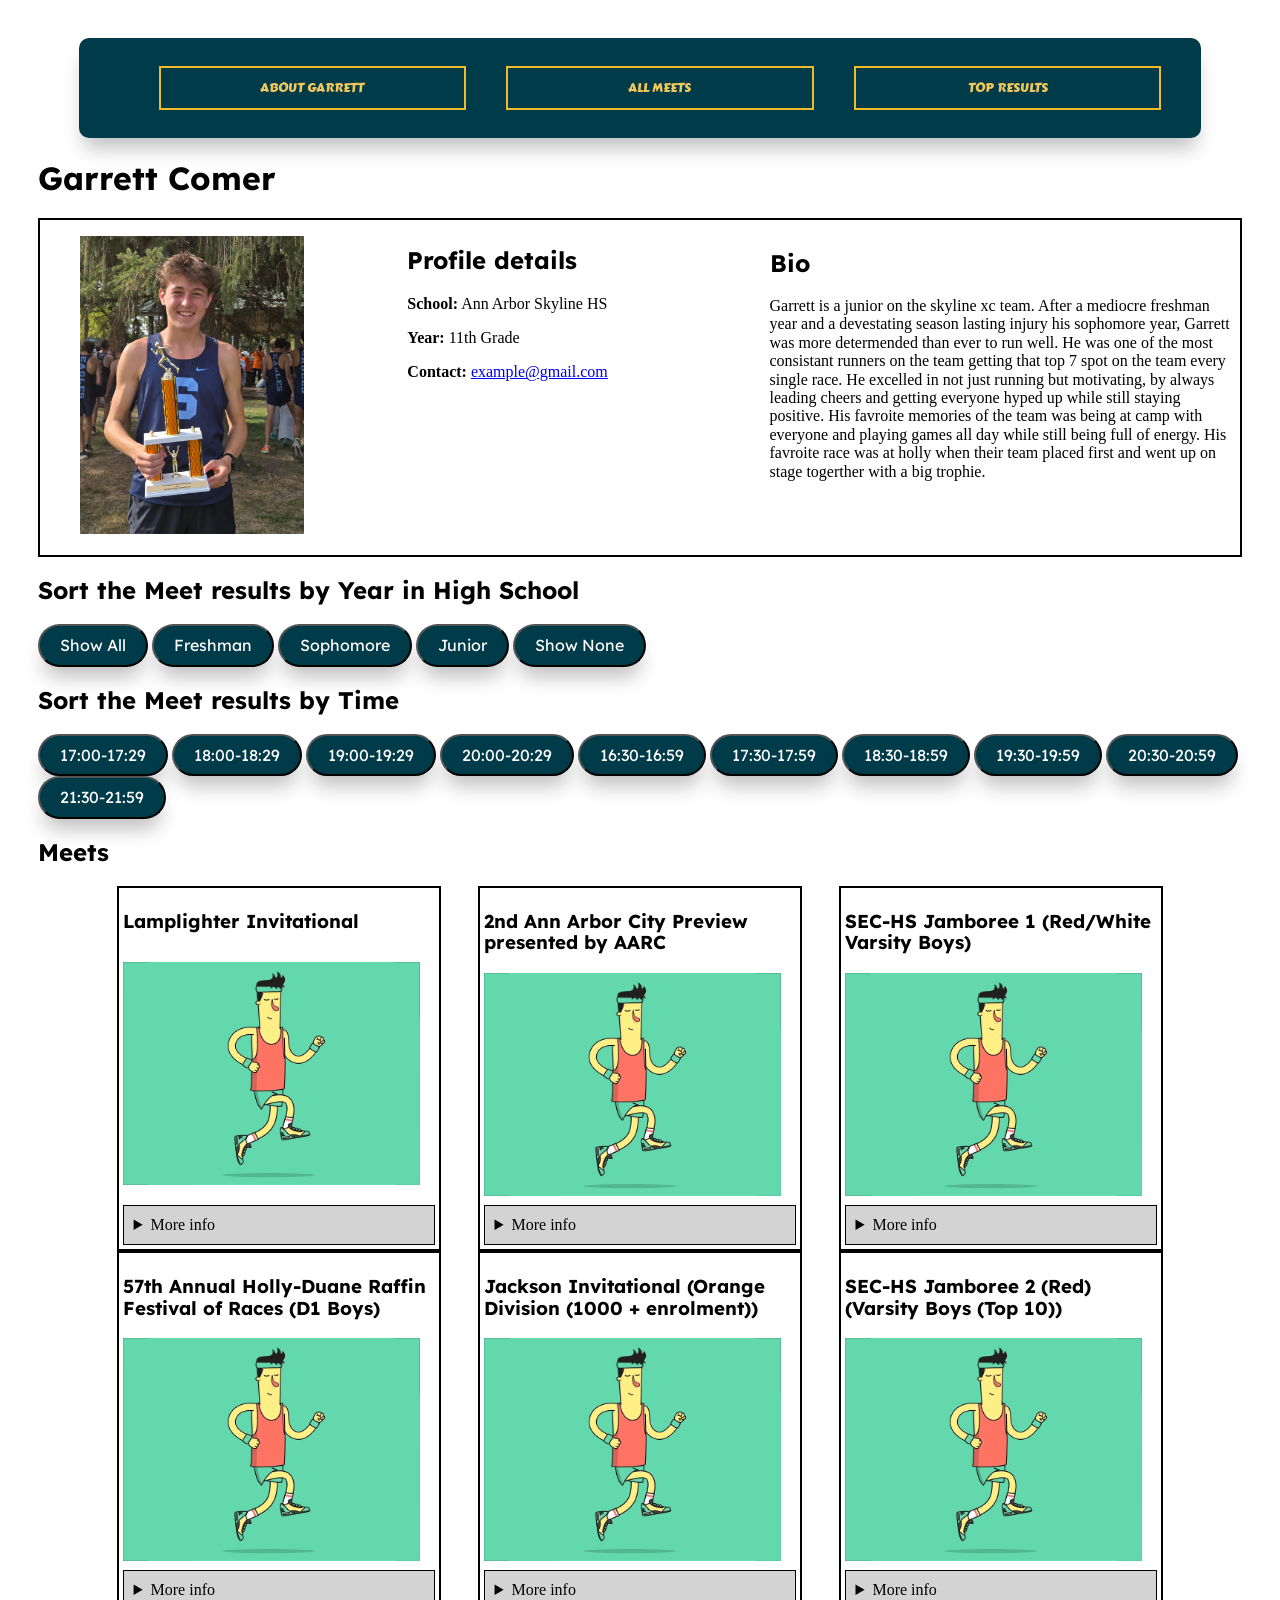
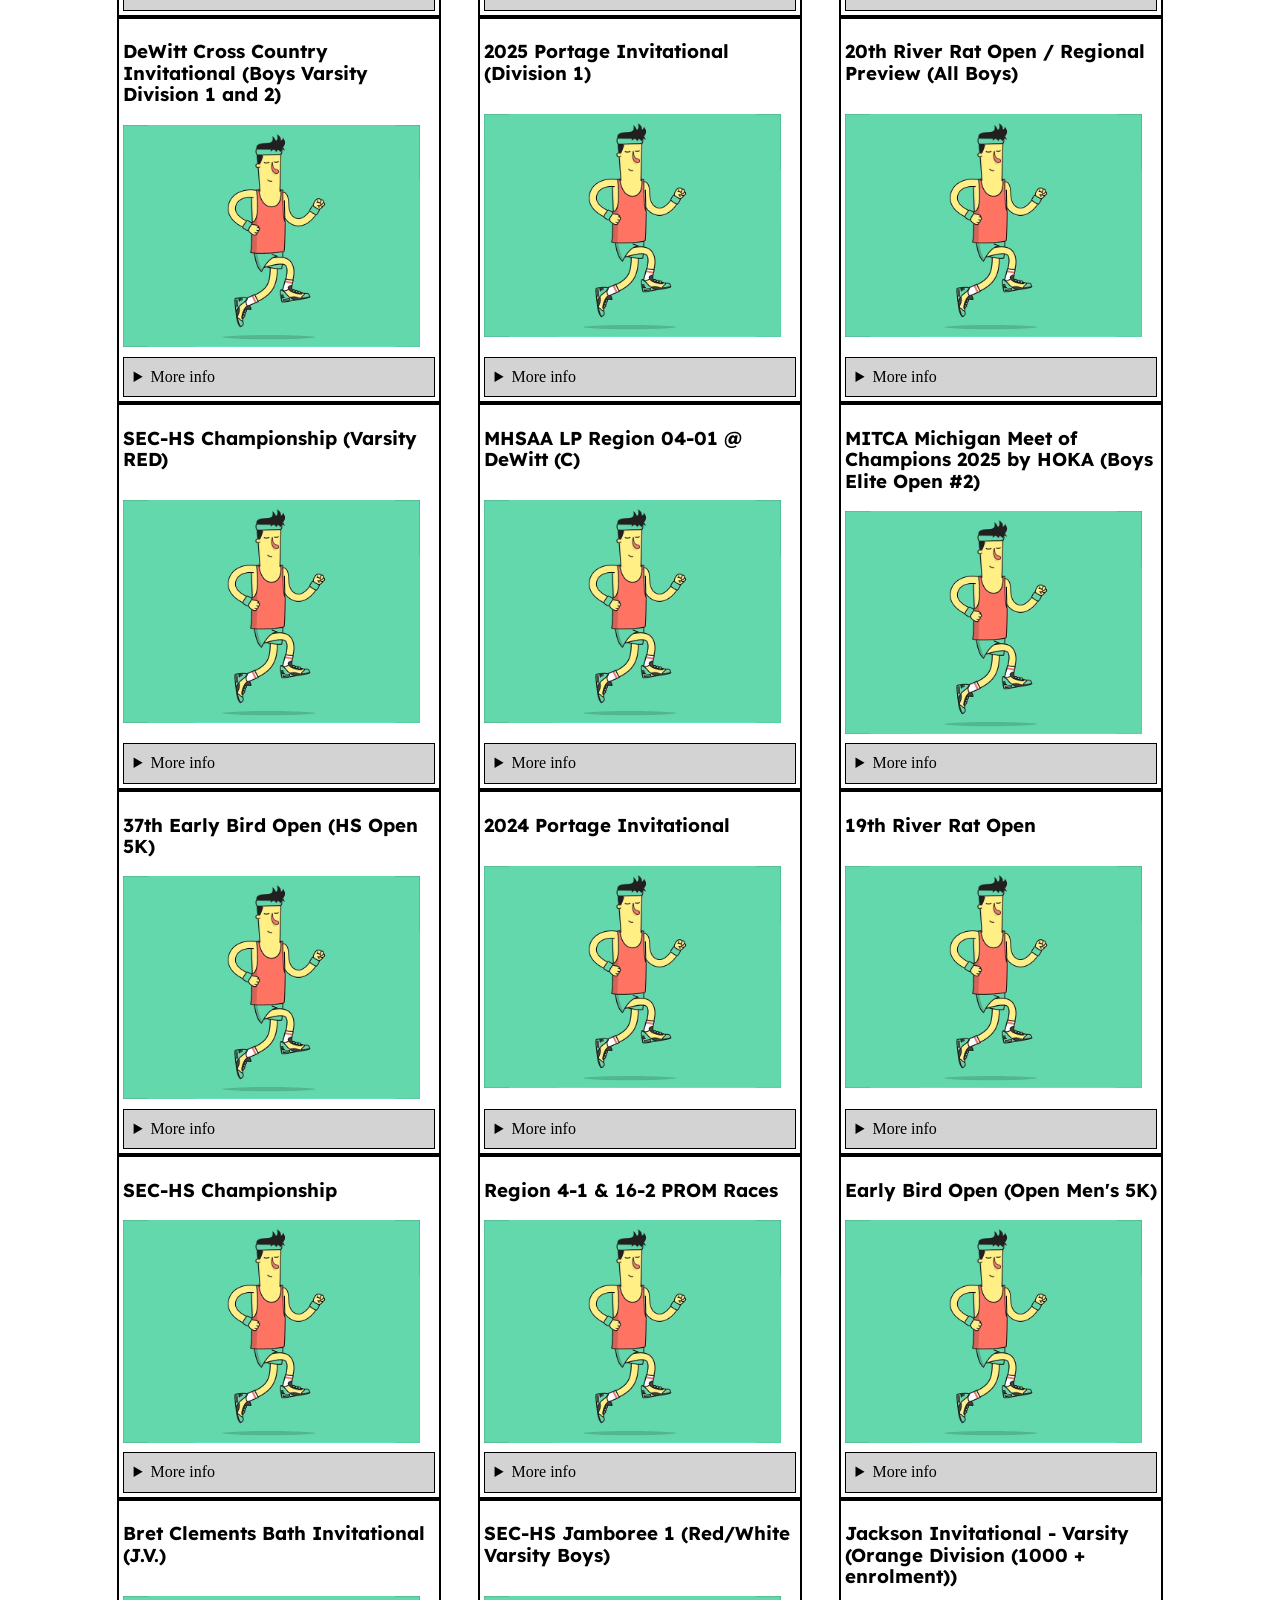
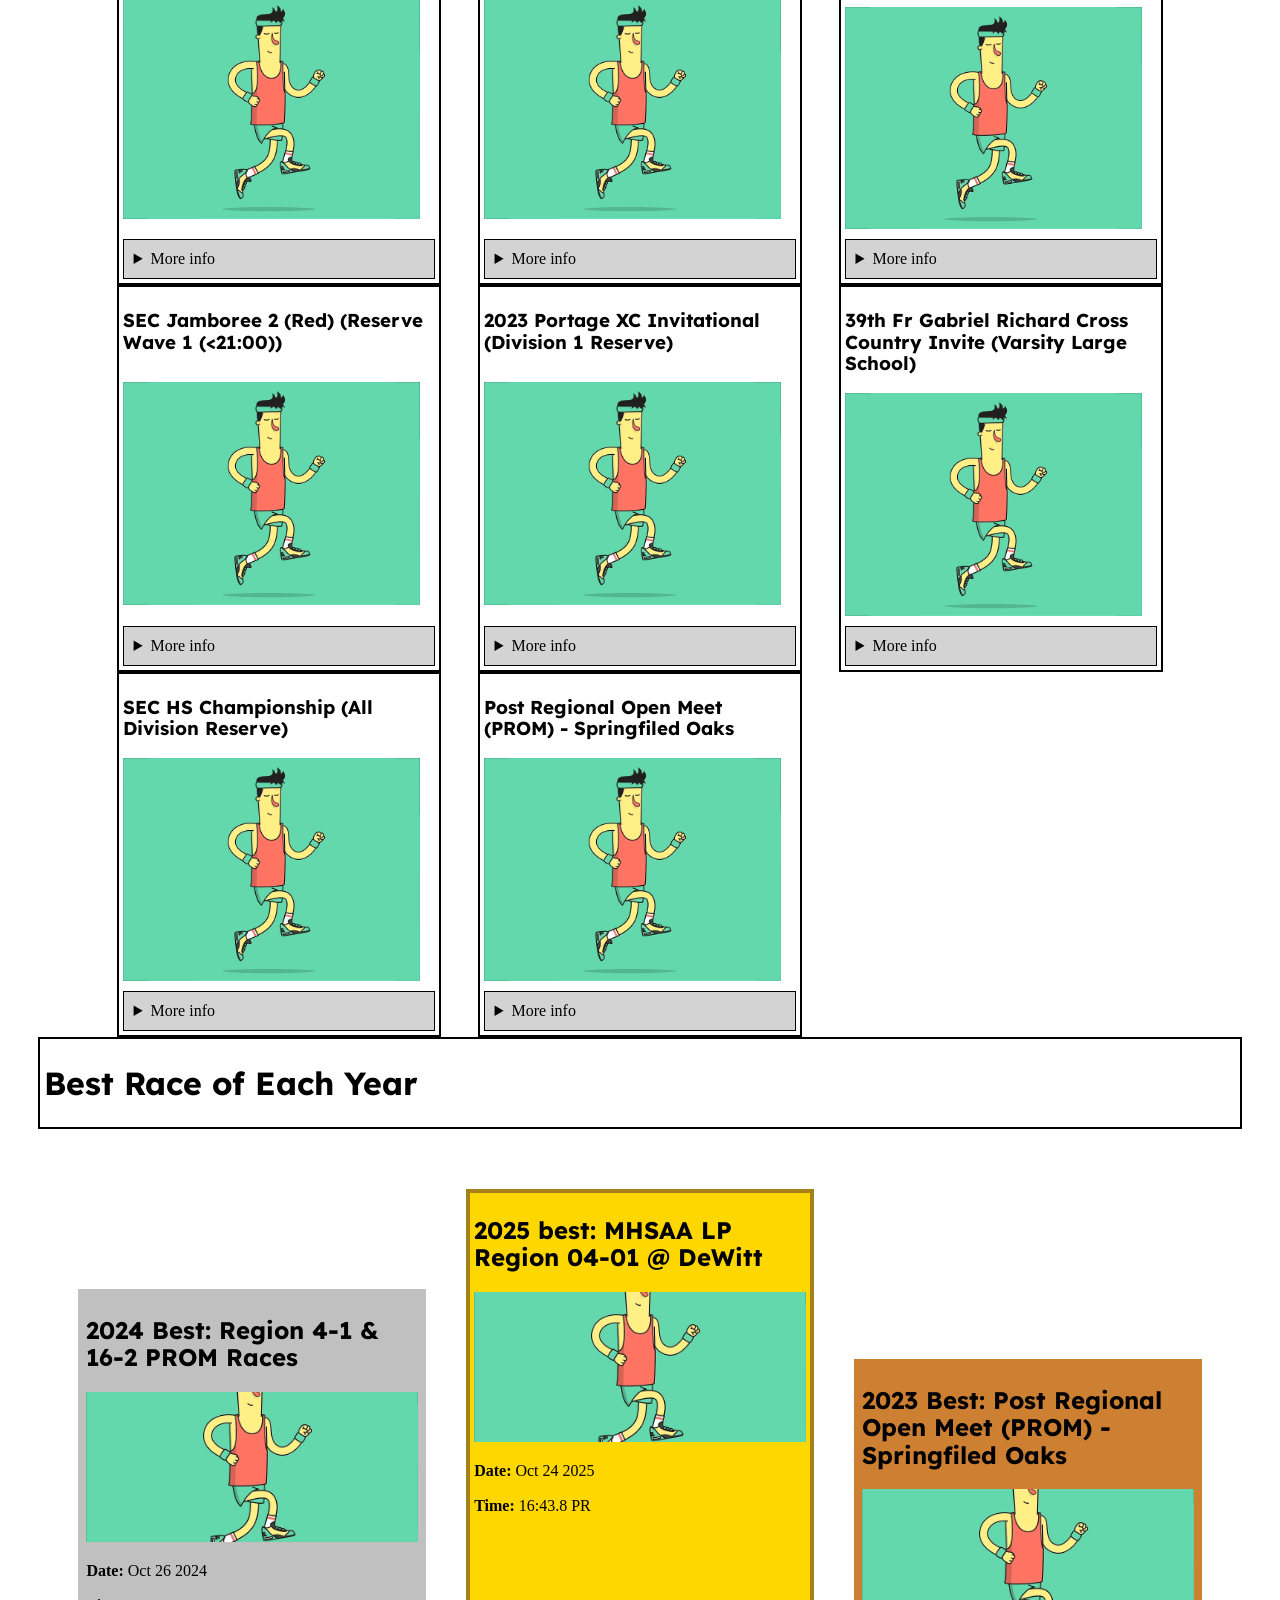
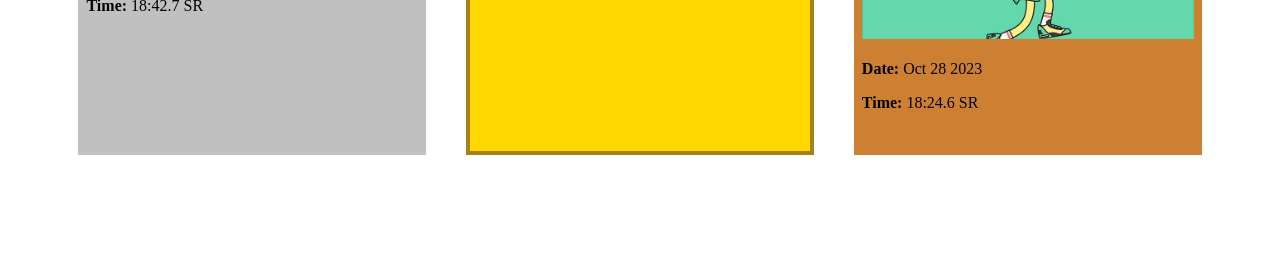
<file: index.html>
<!doctype html>
<html lang="en">
<head>
  <meta charset="utf-8" />
  <meta name="viewport" content="width=device-width, initial-scale=1" />
  <link href='https://fonts.googleapis.com/css?family=Lexend' rel='stylesheet'>
  <link href='https://fonts.googleapis.com/css?family=Carter One' rel='stylesheet'>
  <link rel="shortcut icon" href="images/cover_photo.jpg" type="image/jpg">

  <title>Garrett's Profile</title>
  <link rel="stylesheet" href="css/reset.css" />
  <link href="dist_lightbox//css/lightbox.css" rel="stylesheet" />
  <link rel="stylesheet" href="css/style.css">

</head>

 <div class="skip"><a href="#main">Skip to All Meet Results</a></div>
      
  <nav>
      <ul>
      <li><a href= "#profile"> About Garrett</a></li>
      <li><a href= "#main"> All meets</a></li>
      <li><a href= "#podium"> Top Results</a></li>
      </ul>
  </nav>


  <header>
    <h1>Garrett Comer</h1>
    <div id="profile-grid" class="profile-grid" >
      
      <figure>
        <a href="./images/cover_photo.jpg" data-lightbox="race" data-title="Garrett's Profile Photo" data-alt="Portrait of the athlete.">
        <img class="photo" src="./images/cover_photo.jpg" alt="Portrait of the athlete." />
    </a>
    </figure>
       
        <section>
          <h2 id="profile-details-title">Profile details</h2>
          <p><strong>School:</strong> Ann Arbor Skyline HS</p>
          <p><strong>Year:</strong> 11th Grade</p>
          <p><strong>Contact:</strong> <a href="#">example@gmail.com</a></p>
        </section>

      <section>
          <h2 id="bio-title">Bio</h2>
          <p>
            Garrett is a junior on the skyline xc team. After a mediocre freshman year and a devestating season lasting injury his sophomore year, Garrett was more determended than ever to run well. He was one of the most consistant runners on the team getting that top 7 spot on the team every single race. He excelled in not just running but motivating, by always leading cheers and getting everyone hyped up while still staying positive. His favroite memories of the team was being at camp with everyone and playing games all day while still being full of energy. His favroite race was at holly when their team placed first and went up on stage togerther with a big trophie.
          </p>
      </section>
      
    </div>
  </header>

  <main id="main">
       <div class="controls">
        <div>
          <h2> Sort the Meet results by Year in High School</h2>
            <button type="button" class="control" data-filter="all">Show All</button>
            <button type="button" class="control" data-filter=".freshman">Freshman</button>
            <button type="button" class="control" data-filter=".sophomore">Sophomore</button>
            <button type="button" class="control" data-filter=".junior">Junior</button>
            <button type="button" class="control" data-filter="none">Show None</button>
        </div>  
        <div>
            <h2> Sort the Meet results by Time</h2>
            <button type="button" class="control" data-filter=".low-sev">17:00-17:29</button>
            <button type="button" class="control" data-filter=".low-eighteen">18:00-18:29</button>
            <button type="button" class="control" data-filter=".low-nine">19:00-19:29</button>
            <button type="button" class="control" data-filter=".low-twenty">20:00-20:29</button>
            <button type="button" class="control" data-filter=".high-six">16:30-16:59</button>
            <button type="button" class="control" data-filter=".high-sev">17:30-17:59</button>
            <button type="button" class="control" data-filter=".high-eighten">18:30-18:59</button>
            <button type="button" class="control" data-filter=".high-nine">19:30-19:59</button>
            <button type="button" class="control" data-filter=".high-twenty">20:30-20:59</button>
            <button type="button" class="control" data-filter=".high-twentyone">21:30-21:59</button>

        </div>
        </div>

    <section id="meets" class="meets">
      <h2 id="meets-title">Meets</h2>

      <div id="meet-grid" class="meet-grid">

        <article class="meet-card mix low-sev junior">
          <h3 id="meet-1-title">Lamplighter Invitational</h3>

          <div class="spacer">
            <a href="https://si339.github.io/ClientData/21615274/Lamplighter_2025.JPG" data-lightbox="meets" data-title="Lamplighter Invitational" data-alt="Garrett in a team photo for 2025 Lamplighter meet.">
            <img src="https://si339.github.io/ClientData/21615274/Lamplighter_2025.JPG" alt="Garrett running on a lit-up track at the 2025 Lamplighter meet." loading="lazy" decoding="async">
            </a>
          </div>

         <details>
            <summary>More info</summary>

          <div id="race-details-1" class="race-details">
            <p><strong>Date:</strong> Aug 15 2025</p>
            <p><strong>Time:</strong> 17:22.3</p>
            <p><strong>Grade:</strong> 11</p>
            <p><strong>Overall place:</strong> 35</p>
          </div>
          </details>
        </article>

        <article class="meet-card mix high-sev junior">
          <h3 id="meet-2-title">2nd Ann Arbor City Preview presented by AARC</h3>

          <div class="spacer">
            <a href="https://si339.github.io/ClientData/21615274/2025AARC.jpg" data-lightbox="meets" data-title="2nd Ann Arbor City Preview" data-alt="Garrett running in 2nd Ann Arbor City Meet">
            <img src="https://si339.github.io/ClientData/21615274/2025AARC.jpg" alt="Garrett at the 2025 2nd Ann Arbor City Preview running next to student of opposing team." loading="lazy" decoding="async">
        </a>  
        </div>


         <details>
            <summary>More info</summary>

          <div id="race-details-2" class="race-details">
            <p><strong>Date:</strong> Aug 27 2025</p>
            <p><strong>Time:</strong> 17:40.1</p>
            <p><strong>Grade:</strong> 11</p>
            <p><strong>Overall place:</strong> 9</p>
          </div>
          </details>
        </article>

        <article class="meet-card mix high-six junior">
          <h3 id="meet-3-title">SEC-HS Jamboree 1 (Red/White Varsity Boys)</h3>

          <div class="spacer">
            <img src="https://si339.github.io/ClientData/21615274/2025SEC_HSJamboree1.jpg" alt="Garrett is running ahead of 4 competitors at the 2025 SEC-HS Jamboree 1 Varsity meet." loading="lazy" decoding="async">
          </div>

         <details>
            <summary>More info</summary>

          <div id="race-details-3" class="race-details">
            <p><strong>Date:</strong> Sep 9 2025</p>
            <p><strong>Time:</strong> 16:55.1</p>
            <p><strong>Grade:</strong> 11</p>
            <p><strong>Overall place:</strong> 22</p>
          </div>
          </details>
        </article>

        <article class="meet-card mix high-sev junior">
          <h3 id="meet-4-title">57th Annual Holly-Duane Raffin Festival of Races (D1 Boys)</h3>

          <div class="spacer">
            <img src="https://si339.github.io/ClientData/21615274/202557thHolly-Duane.jpg" alt="Garrett is running with crowd in the background at the 2025 57th Annual Holly-Duane Raffin Festival of Races." loading="lazy" decoding="async">
          </div>

         <details>
            <summary>More info</summary>

          <div id="race-details-4" class="race-details">
            <p><strong>Date:</strong> Sep 13 2025</p>
            <p><strong>Time:</strong> 16:58.4</p>
            <p><strong>Grade:</strong> 11</p>
            <p><strong>Overall place:</strong> 28</p>
          </div>
          </details>
        </article>

        <article class="meet-card mix high-six junior">
          <h3 id="meet-5-title">Jackson Invitational (Orange Division (1000 + enrolment))</h3>

          <div class="spacer">
            <img src="https://raw.githubusercontent.com/vannesschia/SI338/main/images/skyline_logo.jpg"  alt="Photo from Jackson Invitational (Orange Division (1000 + enrolment))." loading="lazy" decoding="async">
          </div>

         <details>
            <summary>More info</summary>

          <div id="race-details-5" class="race-details">
            <p><strong>Date:</strong> Sep 20 2025</p>
            <p><strong>Time:</strong> 16:46.8</p>
            <p><strong>Grade:</strong> 11</p>
            <p><strong>Overall place:</strong> 81</p>
          </div>
          </details>
        </article>

        <article class="meet-card mix high-six junior">
          <h3 id="meet-6-title">SEC-HS Jamboree 2 (Red) (Varsity Boys (Top 10))</h3>

          <div class="spacer">
            <img src="https://si339.github.io/ClientData/21615274/2025SEC_HSJamboree2.jpg" alt="Garrett racing on a field at the 2025 SEC-HS Jamboree 2 meet." loading="lazy" decoding="async">
          </div>

         <details>
            <summary>More info</summary>

          <div id="race-details-6" class="race-details">
            <p><strong>Date:</strong> Sep 25 2025</p>
            <p><strong>Time:</strong> 16:55.9</p>
            <p><strong>Grade:</strong> 11</p>
            <p><strong>Overall place:</strong> 23</p>
          </div>
          </details>
        </article>

        <article class="meet-card mix high-six junior">
          <h3 id="meet-7-title">DeWitt Cross Country Invitational (Boys Varsity Division 1 and 2)</h3>

          <div class="spacer">
            <img src="https://si339.github.io/ClientData/21615274/2025DeWittXCInvitational.jpg" alt="Garrett running ahead of competitor at the 2025 DeWitt Cross Country Invitational." loading="lazy" decoding="async">
          </div>

         <details>
            <summary>More info</summary>

          <div id="race-details-7" class="race-details">
            <p><strong>Date:</strong> Sep 27 2025</p>
            <p><strong>Time:</strong> 16:55.4</p>
            <p><strong>Grade:</strong> 11</p>
            <p><strong>Overall place:</strong> 19</p>
          </div>
          </details>
        </article>

        <article class="meet-card mix high-six junior">
          <h3 id="meet-8-title">2025 Portage Invitational (Division 1)</h3>

          <div class="spacer">
            <img src="https://si339.github.io/ClientData/21615274/2025PortageInvitational.jpg" alt="Garrett running with his teammate at the 2025 Portage Invitational meet." loading="lazy" decoding="async">
          </div>

         <details>
            <summary>More info</summary>

          <div id="race-details-8" class="race-details">
            <p><strong>Date:</strong> Oct 4 2025</p>
            <p><strong>Time:</strong> 16:49.8</p>
            <p><strong>Grade:</strong> 11</p>
            <p><strong>Overall place:</strong> 46</p>
          </div>
          </details>
        </article>

        <article class="meet-card mix low-sev junior">
          <h3 id="meet-9-title">20th River Rat Open / Regional Preview (All Boys)</h3>

          <div class="spacer">
            <img src="https://si339.github.io/ClientData/21615274/2025_20thRiverRatOpen.jpg" alt="Garrett racing with four other competitors at the 2025 20th River Rat Open." loading="lazy" decoding="async">
          </div>

         <details>
            <summary>More info</summary>

          <div id="race-details-9" class="race-details">
            <p><strong>Date:</strong> Oct 10 2025</p>
            <p><strong>Time:</strong> 17:16.1</p>
            <p><strong>Grade:</strong> 11</p>
            <p><strong>Overall place:</strong> 20</p>
          </div>
          </details>
        </article>

        <article class="meet-card mix low-sev junior">
          <h3 id="meet-10-title">SEC-HS Championship (Varsity RED)</h3>

          <div class="spacer">
            <img src="https://si339.github.io/ClientData/21615274/2025_SEC-HSChampionship.jpg" alt="Frontal view of Garrett running on a field at the 2025 SEC-HS Championship." loading="lazy" decoding="async">
          </div>

         <details>
            <summary>More info</summary>

          <div id="race-details-10" class="race-details">
            <p><strong>Date:</strong> Oct 16 2025</p>
            <p><strong>Time:</strong> 17:00.5</p>
            <p><strong>Grade:</strong> 11</p>
            <p><strong>Overall place:</strong> 19</p>
          </div>
          </details>
        </article>

        <article class="meet-card mix high-six junior">
          <h3 id="meet-11-title">MHSAA LP Region 04-01 @ DeWitt (C)</h3>

          <div class="spacer">
            <img src="https://raw.githubusercontent.com/vannesschia/SI338/main/images/skyline_logo.jpg" alt="Photo from MHSAA LP Region 04-01 @ DeWitt (C)." loading="lazy" decoding="async">
          </div>

         <details>
            <summary>More info</summary>

          <div id="race-details-11" class="race-details">
            <p><strong>Date:</strong> Oct 24 2025</p>
            <p><strong>Time:</strong> 16:43.8 PR</p>
            <p><strong>Grade:</strong> 11</p>
            <p><strong>Overall place:</strong> 31</p>
          </div>
          </details>
        </article>

        <article class="meet-card mix high-six junior">
          <h3 id="meet-12-title">MITCA Michigan Meet of Champions 2025 by HOKA (Boys Elite Open #2)</h3>

          <div class="spacer">
            <img src="https://raw.githubusercontent.com/vannesschia/SI338/main/images/skyline_logo.jpg" alt="Photo from MITCA Michigan Meet of Champions 2025 by HOKA (Boys Elite Open #2)." loading="lazy" decoding="async">
          </div>

         <details>
            <summary>More info</summary>

          <div id="race-details-12" class="race-details">
            <p><strong>Date:</strong> Nov 8 2025</p>
            <p><strong>Time:</strong> 16:44.5</p>
            <p><strong>Grade:</strong> 11</p>
            <p><strong>Overall place:</strong> 52</p>
          </div>
          </details>
        </article>

        <article class="meet-card mix high-twentyone sophomore">
          <h3 id="meet-13-title">37th Early Bird Open (HS Open 5K)</h3>

          <div class="spacer">
            <img src="https://si339.github.io/ClientData/21615274/2024EarlyBirdOpen.jpg" alt="Garrett running ahead of two opponents at the 2024 Early Bird Open" loading="lazy" decoding="async">
          </div>

         <details>
            <summary>More info</summary>

          <div id="race-details-13" class="race-details">
            <p><strong>Date:</strong> Aug 29 2024</p>
            <p><strong>Time:</strong> 21:04.2</p>
            <p><strong>Grade:</strong> 10</p>
            <p><strong>Overall place:</strong> 160</p>
          </div>
          </details>
        </article>

        <article class="meet-card mix high-twentyone sophomore">
          <h3 id="meet-14-title">2024 Portage Invitational</h3>

          <div class="spacer">
            <img src="https://raw.githubusercontent.com/vannesschia/SI338/main/images/skyline_logo.jpg" alt="Photo from 2024 Portage Invitational." loading="lazy" decoding="async">
          </div>

         <details>
            <summary>More info</summary>

          <div id="race-details-14" class="race-details">
            <p><strong>Date:</strong> Oct 5 2024</p>
            <p><strong>Time:</strong> 21:04.9</p>
            <p><strong>Grade:</strong> 10</p>
            <p><strong>Overall place:</strong> 318</p>
          </div>
          </details>
        </article>

        <article class="meet-card mix high-twenty sophomore">
          <h3 id="meet-15-title">19th River Rat Open</h3>

          <div class="spacer">
            <img src="https://si339.github.io/ClientData/21615274/Garrett_RiverRat_2024.JPG" alt="Photo from 19th River Rat Open." loading="lazy" decoding="async">
          </div>

         <details>
            <summary>More info</summary>

          <div id="race-details-15" class="race-details">
            <p><strong>Date:</strong> Oct 11 2024</p>
            <p><strong>Time:</strong> 20:34.8</p>
            <p><strong>Grade:</strong> 10</p>
            <p><strong>Overall place:</strong> 99</p>
          </div>
          </details>
        </article>

        <article class="meet-card mix high-nine sophomore">
          <h3 id="meet-16-title">SEC-HS Championship</h3>

          <div class="spacer">
            <img src="https://si339.github.io/ClientData/21615274/Garrett_SEC_2024.JPG" alt="Photo from SEC-HS Championship." loading="lazy" decoding="async">
          </div>

         <details>
            <summary>More info</summary>

          <div id="race-details-16" class="race-details">
            <p><strong>Date:</strong> Oct 17 2024</p>
            <p><strong>Time:</strong> 19:17.8</p>
            <p><strong>Grade:</strong> 10</p>
            <p><strong>Overall place:</strong> 49</p>
          </div>
          </details>
        </article>

        <article class="meet-card mix high-eighten sophomore">
          <h3 id="meet-17-title">Region 4-1 &amp; 16-2 PROM Races</h3>

          <div class="spacer">
            <img src="https://raw.githubusercontent.com/vannesschia/SI338/main/images/skyline_logo.jpg" alt="Garrett running in front of a crowd on dirt at the 2024 Region 4-1 & 16-2 PROM Races" loading="lazy" decoding="async">
          </div>

         <details>
            <summary>More info</summary>

          <div id="race-details-17" class="race-details">
            <p><strong>Date:</strong> Oct 26 2024</p>
            <p><strong>Time:</strong> 18:42.7 SR</p>
            <p><strong>Grade:</strong> 10</p>
            <p><strong>Overall place:</strong> 23</p>
          </div>
          </details>
        </article>

        <article class="meet-card mix high-nine freshman">
          <h3 id="meet-18-title">Early Bird Open (Open Men&#x27;s 5K)</h3>

          <div class="spacer">
            <img src="https://si339.github.io/ClientData/21615274/2023EarlyBirdOpen.jpg" alt="Garrett running in forest ahead of student of opposing team at the 2023 Early Bird Open" loading="lazy" decoding="async">
          </div>

         <details>
            <summary>More info</summary>

          <div id="race-details-18" class="race-details">
            <p><strong>Date:</strong> Aug 31 2023</p>
            <p><strong>Time:</strong> 19:45.4</p>
            <p><strong>Grade:</strong> 9</p>
            <p><strong>Overall place:</strong> 67</p>
          </div>
          </details>
        </article>

        <article class="meet-card mix low-nine freshman">
          <h3 id="meet-19-title">Bret Clements Bath Invitational (J.V.)</h3>

          <div class="spacer">
            <img src="https://raw.githubusercontent.com/vannesschia/SI338/main/images/skyline_logo.jpg" alt="Garrett running at the 2023 Bret Clements Bath Invitational with people in the background" loading="lazy" decoding="async">
          </div>

         <details>
            <summary>More info</summary>

          <div id="race-details-19" class="race-details">
            <p><strong>Date:</strong> Sep 9 2023</p>
            <p><strong>Time:</strong> 19:16.3</p>
            <p><strong>Grade:</strong> 9</p>
            <p><strong>Overall place:</strong> 23</p>
          </div>
          </details>
        </article>

        <article class="meet-card mix low-nine freshman">
          <h3 id="meet-20-title">SEC-HS Jamboree 1 (Red/White Varsity Boys)</h3>

          <div class="spacer">
            <img src="https://si339.github.io/ClientData/21615274/Garrett_SEC1_2023.jpg" alt="Photo from SEC-HS Jamboree 1 (Red/White Varsity Boys)." loading="lazy" decoding="async">
          </div>

         <details>
            <summary>More info</summary>

          <div id="race-details-20" class="race-details">
            <p><strong>Date:</strong> Sep 13 2023</p>
            <p><strong>Time:</strong> 19:22.2</p>
            <p><strong>Grade:</strong> 9</p>
            <p><strong>Overall place:</strong> 97</p>
          </div>
          </details>
        </article>

        <article class="meet-card mix high-eighten freshman">
          <h3 id="meet-21-title">Jackson Invitational - Varsity (Orange Division (1000 + enrolment))</h3>

          <div class="spacer">
            <img src="https://si339.github.io/ClientData/21615274/Garrett_Jackson_2023.JPG" alt="Photo from Jackson Invitational - Varsity (Orange Division (1000 + enrolment))." loading="lazy" decoding="async">
          </div>

         <details>
            <summary>More info</summary>

          <div id="race-details-21" class="race-details">
            <p><strong>Date:</strong> Sep 23 2023</p>
            <p><strong>Time:</strong> 18:47.9</p>
            <p><strong>Grade:</strong> 9</p>
            <p><strong>Overall place:</strong> 206</p>
          </div>
          </details>
        </article>

        <article class="meet-card mix high-eighten freshman">
          <h3 id="meet-22-title">SEC Jamboree 2 (Red) (Reserve Wave 1 (&lt;21:00))</h3>

          <div class="spacer">
            <img src="https://si339.github.io/ClientData/21615274/Garrett_SEC2_2023.JPG" alt="Photo from SEC Jamboree 2 (Red) (Reserve Wave 1 (<21:00))." loading="lazy" decoding="async">
          </div>

         <details>
            <summary>More info</summary>

          <div id="race-details-22" class="race-details">
            <p><strong>Date:</strong> Sep 27 2023</p>
            <p><strong>Time:</strong> 18:36.0</p>
            <p><strong>Grade:</strong> 9</p>
            <p><strong>Overall place:</strong> 21</p>
          </div>
          </details>
        </article>

        <article class="meet-card mix high-eighten freshman">
          <h3 id="meet-23-title">2023 Portage XC Invitational (Division 1 Reserve)</h3>

          <div class="spacer">
            <img src="https://raw.githubusercontent.com/vannesschia/SI338/main/images/skyline_logo.jpg"  alt="Photo from 2023 Portage XC Invitational (Division 1 Reserve)." loading="lazy" decoding="async">
          </div>

         <details>
            <summary>More info</summary>

          <div id="race-details-23" class="race-details">
            <p><strong>Date:</strong> Oct 7 2023</p>
            <p><strong>Time:</strong> 18:47.1</p>
            <p><strong>Grade:</strong> 9</p>
            <p><strong>Overall place:</strong> 104</p>
          </div>
          </details>
        </article>

        <article class="meet-card mix low-twenty freshman">
          <h3 id="meet-24-title">39th Fr Gabriel Richard Cross Country Invite (Varsity Large School)</h3>

          <div class="spacer">
            <img src="https://si339.github.io/ClientData/21615274/Garrett_GabrielRichard2023.jpg" alt="Photo from 39th Fr Gabriel Richard Cross Country Invite (Varsity Large School)." loading="lazy" decoding="async">
          </div>

         <details>
            <summary>More info</summary>

          <div id="race-details-24" class="race-details">
            <p><strong>Date:</strong> Oct 14 2023</p>
            <p><strong>Time:</strong> 20:06.6</p>
            <p><strong>Grade:</strong> 9</p>
            <p><strong>Overall place:</strong> 134</p>
          </div>
          </details>
        </article>

        <article class="meet-card mix low-nine freshman">
          <h3 id="meet-25-title">SEC HS Championship (All Division Reserve)</h3>

          <div class="spacer">
            <img src="https://si339.github.io/ClientData/21615274/2023EarlyBirdOpen.jpg"  alt="Garrett pictured running in the forest at the 2023 SEC HS Championship" loading="lazy" decoding="async">
          </div>

         <details>
            <summary>More info</summary>

          <div id="race-details-25" class="race-details">
            <p><strong>Date:</strong> Oct 19 2023</p>
            <p><strong>Time:</strong> 19:21.8</p>
            <p><strong>Grade:</strong> 9</p>
            <p><strong>Overall place:</strong> 44</p>
          </div>
          </details>
        </article>

        <article class="meet-card mix low-eighteen freshman">
          <h3 id="meet-26-title">Post Regional Open Meet (PROM) - Springfiled Oaks</h3>

          <div class="spacer">
            <img src="https://si339.github.io/ClientData/21615274/2023EarlyBirdOpen.jpg" alt="Garrett pictured crossing finish line with teammate at the 2023 Post Regional Open Meet" loading="lazy" decoding="async">
          </div>

         <details>
            <summary>More info</summary>

          <div id="race-details-26" class="race-details">
            <p><strong>Date:</strong> Oct 28 2023</p>
            <p><strong>Time:</strong> 18:24.6 SR</p>
            <p><strong>Grade:</strong> 9</p>
            <p><strong>Overall place:</strong> 13</p>
          </div>
          </details>
        </article>
        </div>
    </section>


    <section id="podium">
    <div> 
      <article> <h1 id="podium">Best Race of Each Year </h1> </article>
    </div>
      <div class="podium">
      <article class="gold box">
        <h2 id="meet-11-title"> 2025 best: MHSAA LP Region 04-01 @ DeWitt</h2>
    
          <div class="spacer">
            <img src="https://raw.githubusercontent.com/vannesschia/SI338/main/images/skyline_logo.jpg" alt="Photo from MHSAA LP Region 04-01 @ DeWitt (C)." loading="lazy" decoding="async">
          </div>
     
          <div id="race-details-11" class="race-details">
            <p><strong>Date:</strong> Oct 24 2025</p>
            <p><strong>Time:</strong> 16:43.8 PR</p>
          </div>
</article>
<article class = "silver box">
          <h2 id="meet-17-title"> 2024 Best: Region 4-1 & 16-2 PROM Races</h2>
          <div class="spacer">
            <img src="https://raw.githubusercontent.com/vannesschia/SI338/main/images/skyline_logo.jpg" alt="Garrett running in front of a crowd on dirt at the 2024 Region 4-1 & 16-2 PROM Races" loading="lazy" decoding="async">
          </div>
        
          <div id="race-details-17" class="race-details">
            <p><strong>Date:</strong> Oct 26 2024</p>
            <p><strong>Time:</strong> 18:42.7 SR</p>
           
          </div>
</article>
<article class = "bronze box">
          <h2 id="meet-26-title"> 2023 Best: Post Regional Open Meet (PROM) - Springfiled Oaks</h2>
            <div class="spacer">
            <img src="https://si339.github.io/ClientData/21615274/2023EarlyBirdOpen.jpg" alt="Garrett pictured crossing finish line with teammate at the 2023 Post Regional Open Meet" loading="lazy" decoding="async">
          </div>
           
          <div id="race-details-26" class="race-details">
            <p><strong>Date:</strong> Oct 28 2023</p>
            <p><strong>Time:</strong> 18:24.6 SR</p>
           
          </div>
          </article>
          </div>
      </section>  
         
  </main>

  <script src="js/garrett.js"></script>
  <script src="js/dist/mixitup.min.js"></script>
  <script src="dist_lightbox/js/lightbox-plus-jquery.min.js"></script>


  <script>
            var containerEl = document.querySelector('.meet-grid');

            var mixer = mixitup(containerEl);
        </script>
        
</body>
</html>
</file>
<file: css/style.css>
body{
    box-sizing: border-box;
    margin: 1%;
    padding: 2%;
    line-height: 1.15;
}

html{
    scroll-behavior: smooth;
}
/*found font from online - google search for fonts */

h1,h2 {
    font-family: 'Lexend';

}
h3{
    font-family:'Lexend';
}

.profile-grid{
    border: 2px solid black;
    margin:auto;
}
.profile-grid section{
    padding: 2%;
}

/*talked to Colleen during office hour for max-height to prevent image from breaking */
header img{
    width: 80%;
    max-height: none; 
    margin:auto;
}

/*https://codepen.io/kiran-r-raj/pen/QWqpgPe got nav design */
nav {
  display: flex;
  justify-content: center;
  align-items: center;
  padding: 0px 5px;
  height: 80px;
  width: 90%;
  border-radius: 10px;
  background: #003b49;
  box-shadow: rgba(0, 0, 0, 0.25) 0px 15px 20px -5px;
  font-family: 'Carter One';
  margin: auto;
}

ul{
  width: 100%;
  list-style: none;
  display: flex;
  justify-content: flex-start;
  align-items: center;
}

li {
  position: relative;
  width: 32%;
  height: 40px;
  display: flex;
  align-items: center;
  justify-content: center;
  text-align: center;
  user-select: none;
  cursor: pointer;
  margin: 0 20px;
  border: 2px solid #f2b928;
  overflow: hidden;
}

/*took inspo from codepen link above but also worked with Colleen for this */
li a {
  font-size: 13px;
  text-transform: uppercase;
  color: #f2c75c;
  z-index: 10;
  text-decoration: none;
  transition: color 200ms ease;
}

li:hover a {
  color: #003b49;
}

li:before {
  content: "";
  position: absolute;
  width: 0%;
  height: 100%;
  transform: skew(30deg);
  background: #f2c75c;
  transition: width 400ms ease;
}

li:hover:before {
  width: 120%;
}

/*including animation into my code */
.skip a{
     position: absolute; 
     top: -65px; 
     transition: top, 1s, ease-in;
}
/* took from class code */
.skip a:focus{
     top: 25px;
}

*:focus{
      border: 5px dash green;
}

img{
    width: 95%;
}
/*including animation into my code */
.spacer img{
    transition: 1s all;

}
/*including animation into my code - searched Google and asked Colleen how to do this*/
.spacer img:active{
    transform: scale(1.2);
}

.meet-grid{
    display:grid; 
    grid-template-columns: repeat(2, 45%);
    justify-content: space-between;
}

article{
    padding: 4px;
    border: 2px solid black;
}

summary{
    width: auto;
    padding: 10px;
    margin-top: 5px;
    border: solid black 1px;
    background-color:lightgrey;
    align-items: center;
    transition: background-color 1s ease;
}

summary:hover{
    background-color: white;
    font-size: 15px;
}


.podium {
    display: grid;
    /* grid-template-columns: 1fr 1fr 1fr;  */
    /* grid-template-rows: 100px 100px 1fr;  */
    grid-template-columns: 90%;
    gap: 20px;
    margin-top: 50px;
    justify-content: center;
}


.gold { 
    /* grid-column: 2; 
    grid-row: 1/span 3;  */
    grid-row: 3;
    border: 4px solid #a48119;
    background-color: #FFBF00;
    
}

.silver { 
    /* grid-column:1;
    grid-row: 2 /span 2; */
    grid-row: 2;

    border: 4px solid silver;
    background-color: #f5f5f5;
}

.bronze { 
    /* grid-column: 3;
    grid-row: 3; */
    grid-row: 1;

    border: 4px solid #cd7f32;
    background-color: #faf4ee;
}

/* below code for animation inspired by Colleen and W3S */
.box {
    margin: 10px;
    display: inline-block;
    opacity: 0; 
    animation-name: fadeInSlide;

    animation-duration: 1s;
    animation-fill-mode: forwards; 
    animation-timing-function: ease-in-out;
  }

  .gold { background-color: gold; animation-delay: 2s; }
  .silver { background-color: silver; animation-delay: 1s; }
  .bronze { background-color: #cd7f32; animation-delay: 0s; }


  /*including animation into my code - searched this from Google Code Pen */
  @keyframes fadeInSlide {
    from {
      opacity: 0;
      transform: translateY(20px);
    }
    to {
      opacity: 1;
      transform: translateY(0);
    }
  }


.podium img {
    width: 100%;
    height: auto;
    max-height: 150px;
    object-fit: cover;
}

.lb-data .lb-caption, .lb-number{
    color:white;
    background-color: black;
}
.meet-card{
    display: flex;
    flex-direction: column;
    justify-content: space-between;
}

.missing{
    background-image: url("images/runnergif.gif");
}

@media (prefers-reduced-motion: reduce){
    html{
        scroll-behavior: none;  
    }
    summary{
        transition:none;   
    }
    .spacer img:active{
        transform: none;
    }
    .gold, .silver, .bronze {
    animation: none;
    opacity: 1; 
    transform: none;
  }

  /*how to switch to another image or show something to indicate no pic for prefers reduced motion*/
    img[src*="runnergif.gif"] {
        display: none;
    }
}
@media(hover:hover) and (pointer:flex){
    summary a:hover{
        background:yellow;
    }
}

@media (prefers-color-scheme: dark){
    nav{
        background:lightblue;
    }
    li a{
        color:black;
    }
}
@media screen and (min-width: 768px) {
    

    .control{
    padding: 10px 20px;
    border-radius: 800px;
    background: #003b49;
    box-shadow: rgba(0, 0, 0, 0.25) 0px 15px 20px -5px;
    color: white;
    font-family: 'lexend';
    margin: auto;
    }
    
    .podium {
        grid-template-columns: 1fr 1fr 1fr;
        grid-template-rows: auto;
        width: 95%;
        max-width: 1200px;
        margin: 50px auto;
        align-items: end; 
    }
    .silver { 
        grid-column: 1; 
        grid-row: 1;
        height: 450px;
    }

    .gold { 
        grid-column: 2;  
        grid-row: 1;
        height:550px;
    }

    .bronze { 
        grid-column: 3; 
        grid-row: 1;
        height:380px;
    }

    .meet-grid{
        display:grid;
        grid-template-columns: repeat(3,30%);
        width:90%;
        justify-content: space-around;
        margin:auto
    }

    nav{
        padding: 10px 20px;
    }
    

    .profile-grid{
    display:grid;
    grid-template-columns: 30% 30% 40%;
    }
}
</file>
